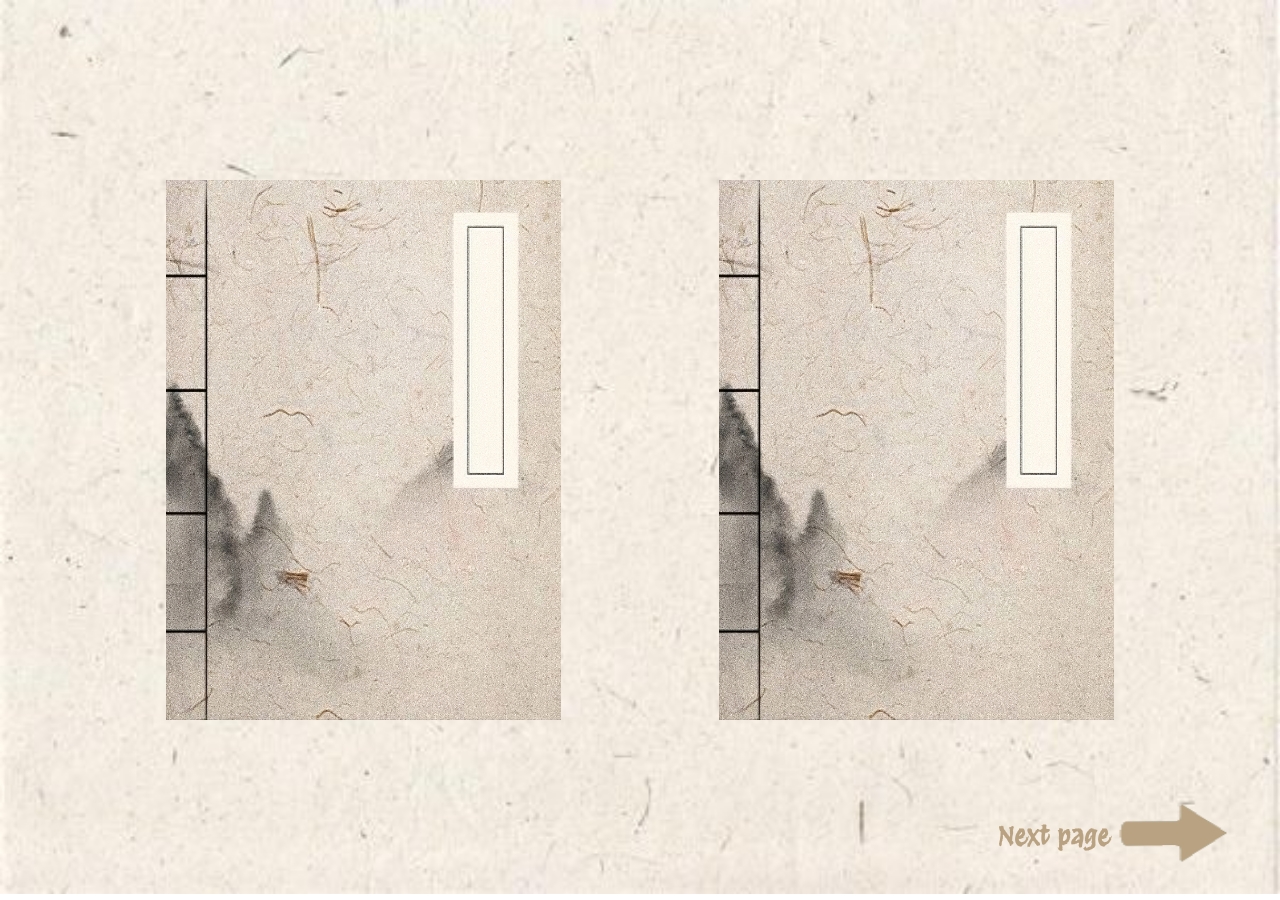
<file: 1 Final/index.html>
<!DOCTYPE html>
<html lang="en">

<head>
  <meta charset="UTF-8">
  <meta name="viewport" content="width=device-width, initial-scale=1.0">
  <title>Document</title>
  <link rel="stylesheet" href="style.css">
</head>

<body>
  <div class="container">
    <div class="book">
      <img class="cover" src="cover.jpg">
      <img class="bottom" src="bottom.jpg">
      <div class="pic">
        <img id="id1" src="1.jpg">
        <div id="text1" class="text">
          <div class="bold">By the River at Dusk</div>
          <div>By: Bai Juyi</div>
          <div>The river is paved with a belt of rosy hue</div>
          <div>that is cast by the sunset glow,</div>
          <div>turning half of the water surface red</div>
          <div>while leaving the other half green and cold.</div>
          <div>On this lovely night of September the third,</div>
          <div>the crescent moon looks like a bow</div>
          <div>and dew-drops glisten like pearls.</div>
        </div>
      </div>
    </div>
    <div class="book">
      <img class="cover" src="cover.jpg">
      <img class="bottom" src="bottom.jpg">
      <div class="pic">
        <img id="id2" src="2.jpg">
        <div id="text2" class="text">
          <div class="bold">Moored on River Qinhuai</div>
          <div>By：Du Mu</div>
          <div>Cold river with sand bars veiled in misty moonlight, </div>
          <div>I moor on River Qinhuai near wineshops at night.</div>
          <div>The songstress knowing not the grief of conquered land, </div>
          <div>Still sings the song composed by a captive king's hand.</div>
        </div>
      </div>
    </div>
  </div>

  <div class="arrow">
    <span>Next page</span>
    <a href="page2.html">
      <img src="arrow_right.png">
    </a>
  </div>

  <script>
    function bindClick(index) {
      document.querySelector('#id' + index).addEventListener('click', e => {
        e.target.style.opacity = 0
        setTimeout(() => {

          const lines = document.querySelectorAll(`#text${index} div`)
          for (let i = 0; i < lines.length; i++) {
            lines[i].style.opacity = 1
            lines[i].style.transitionDelay = i * 1 + 's'
          }
        }, 1000)
      })
    }
    bindClick(1)
    bindClick(2)
  </script>
</body>

</html>
</file>
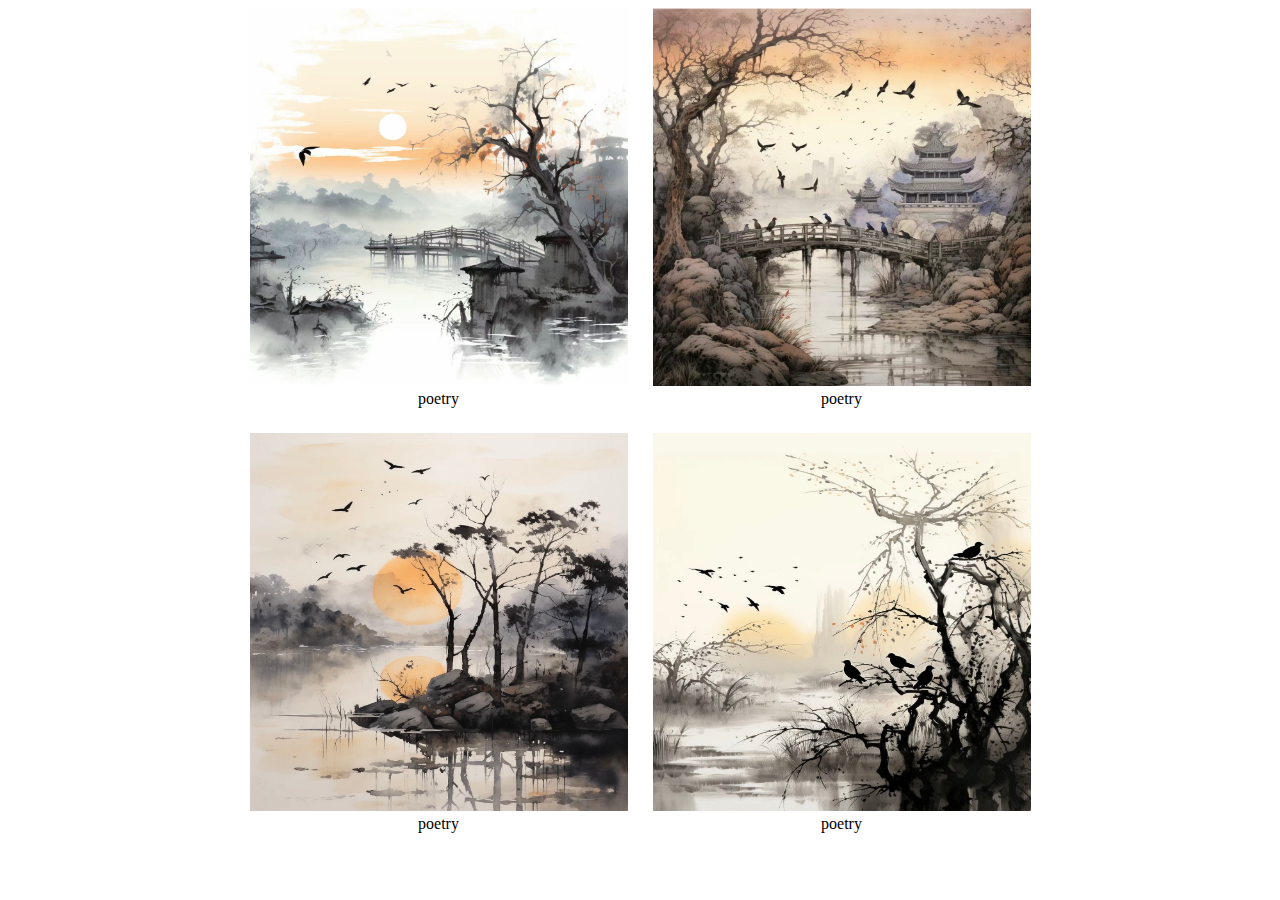
<file: CCLASSIGNMENT 1/index.html>
<!DOCTYPE html>
<html lang="en">

<head>
  <meta charset="UTF-8">
  <meta name="viewport" content="width=device-width, initial-scale=1.0">
  <title>Document</title>
  <style>
    :root {
      --gap-size: 25px;
    }

    .container {
      display: flex;
      flex-direction: column;
      align-items: center;
      gap: var(--gap-size);
    }

    .row {
      display: flex;
      gap: var(--gap-size);
    }

    .row img {
      width: 42vh;
      height: 42vh;
    }

    .title {
      text-align: center;
    }
  </style>
</head>

<body>
  <div class="container">
    <div class="row">
      <div>
        <a href="page1.html"><img src="1.jpg"></a>
        <div class="title">poetry</div>
      </div>
      <div>
        <a href="page2.html"><img src="2.jpg"></a>
        <div class="title">poetry</div>
      </div>
    </div>
    <div class="row">
      <div>
        <a href="page3.html"><img src="3.jpg"></a>
        <div class="title">poetry</div>
      </div>
      <div>
        <a href="page4.html"><img src="4.jpg"></a>
        <div class="title">poetry</div>
      </div>
    </div>
  </div>
</body>

</html>
</file>
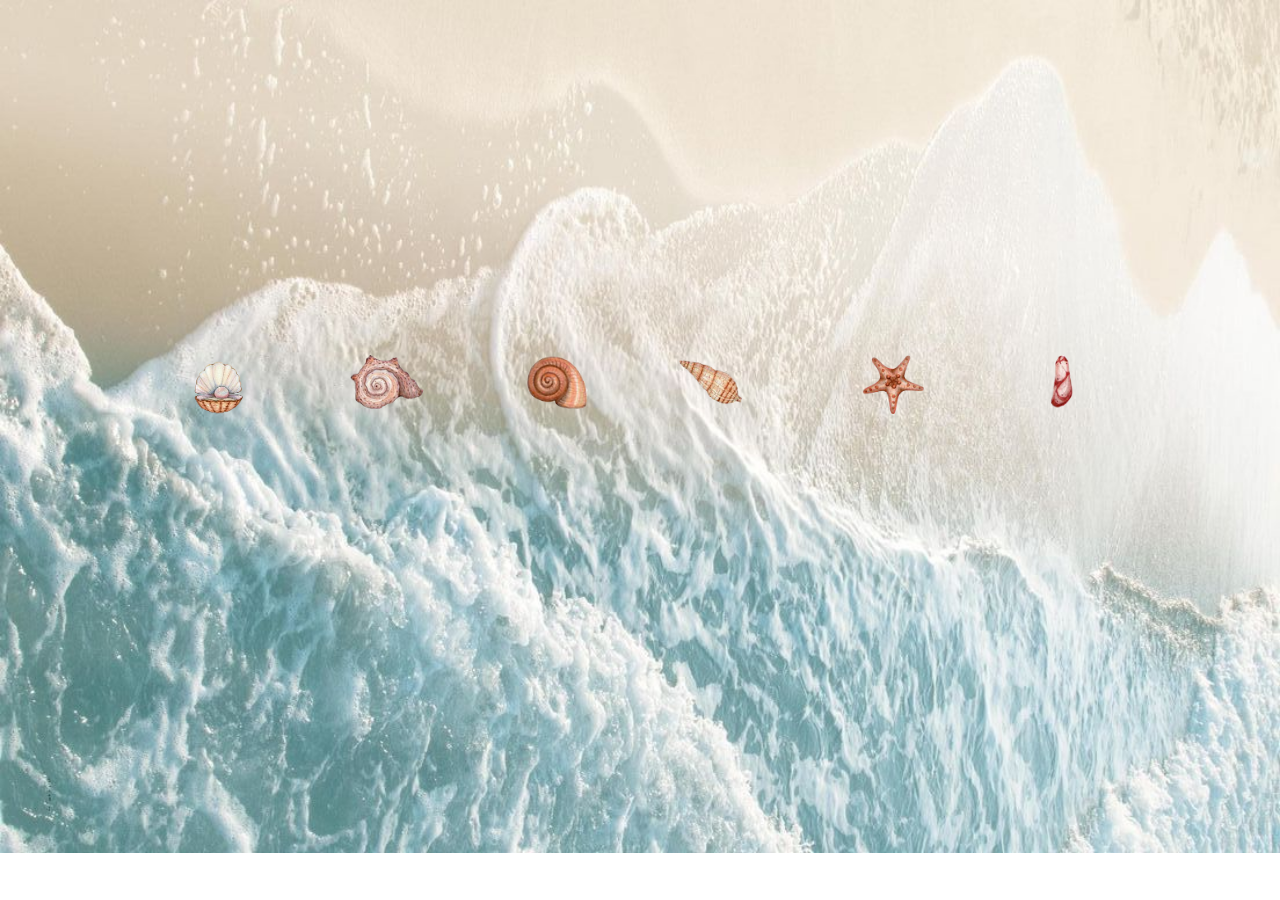
<file: project2/index.html>
<!DOCTYPE html>
<html lang="en">

<head>
    <meta charset="UTF-8">
    <meta name="viewport" content="width=device-width, initial-scale=1.0">
    <style>
        body {
            text-align: center;
            margin-top: 300px;
            background-image: url(images/home-bg.jpg);
            background-repeat: no-repeat;
            background-size: cover;
        }

        img {
            width: 13%;
        }

        img:hover {
            border: solid 3px rgb(188, 174, 147);
            cursor: pointer;
            box-sizing: border-box;
        }
    </style>
</head>

<body>
    <a href="index.html"><img src="images/1.png"></a>
    <a href="fish.html"><img src="images/2.png"></a>
    <a href="book.html"><img src="images/3.png"></a>
    <a href="water.html"><img src="images/4.png"></a>
    <a href="page4.html"><img src="images/5.png"></a>
    <a href="page5.html"><img src="images/6.png"></a>
</body>

</html>
</file>
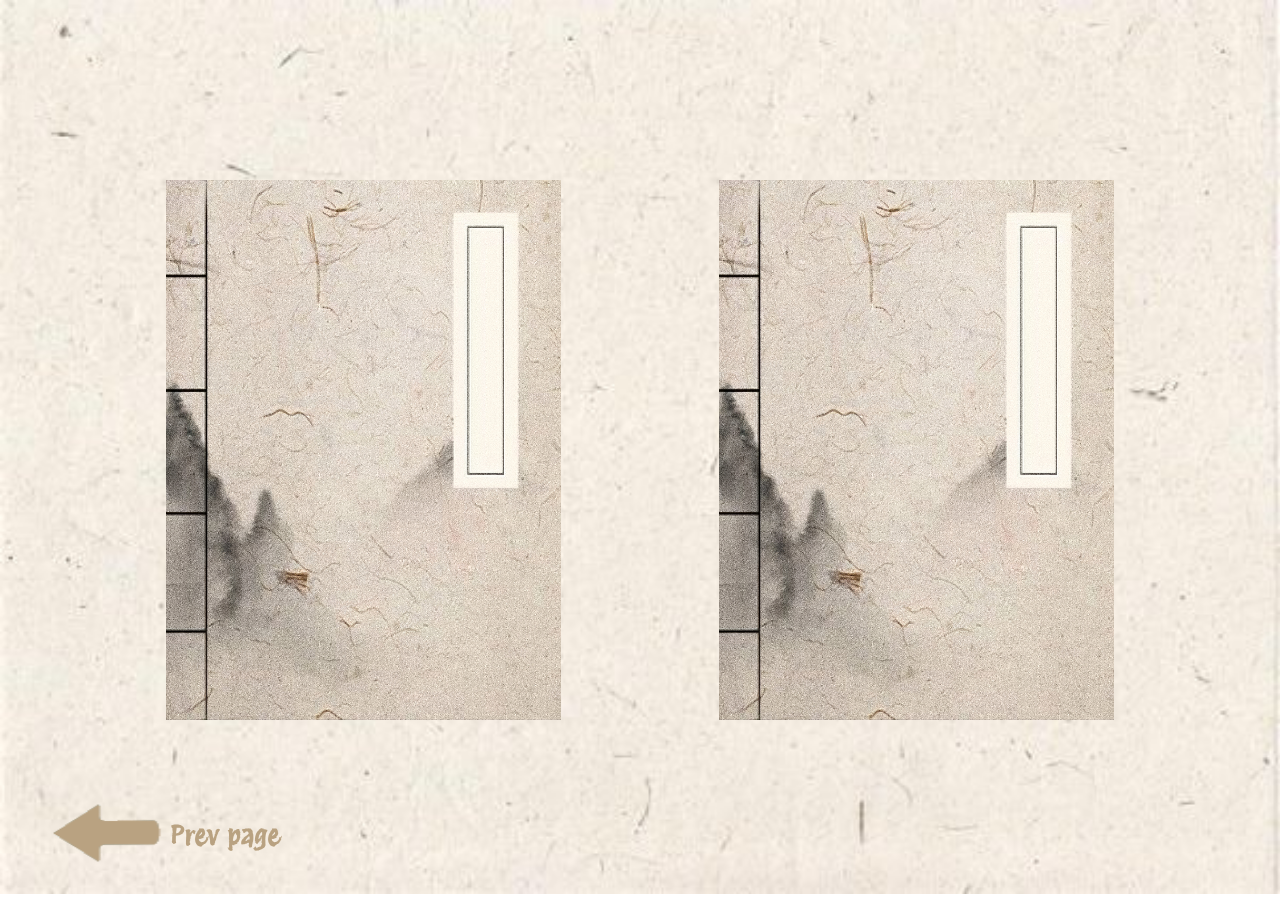
<file: 1 Final/page2.html>
<!DOCTYPE html>
<html lang="en">

<head>
  <meta charset="UTF-8">
  <meta name="viewport" content="width=device-width, initial-scale=1.0">
  <title>Document</title>
  <link rel="stylesheet" href="style.css">
</head>

<body>
  <div class="container">
    <div class="book">
      <img class="cover" src="cover.jpg">
      <img class="bottom" src="bottom.jpg">
      <div class="pic">
        <img id="id1" src="3.jpg">
        <div id="text1" class="text">
          <div class="bold">Bidding Farewell at Yellow Crane Tower to Meng Haoran Heading to Guangling </div>
          <div>By：Li Bai</div>
          <div>Old friend bids farewell to me at Yellow Crane Tower.</div>
          <div>In scenic third month, he heads down to Yangzhou.</div>
          <div>The lone sail vanishes at the end of faraway blue sky.</div>
          <div>Only surging Yangtze merging with horizon is seen.</div>
        </div>
      </div>
    </div>
    <div class="book">
      <img class="cover" src="cover.jpg">
      <img class="bottom" src="bottom.jpg">
      <div class="pic">
        <img id="id2" src="4.jpg">
        <div id="text2" class="text">
          <div class="bold">Autumn Thoughts （to the tune of Tian Jing Sha）</div>
          <div>By Ma Zhiyuan</div>
          <div>Tr. Qin Dachuan</div>
          <div>Withered vines, old trees, crows at dusk;</div>
          <div>A small bridge, flowing water and some huts.</div>
          <div>Across the lean horse on an age-old path</div>
          <div>The chilly west wind blows;</div>
          <div>In the setting sun,</div>
          <div>A heart-broken man a world away from home.</div>
        </div>
      </div>
    </div>
  </div>

  <div class="arrow" style="left: 50px;">
    <a href="index.html">
      <img src="arrow_left.png">
    </a>
    <span>Prev page</span>
  </div>

  <script>
    function bindClick(index) {
      document.querySelector('#id' + index).addEventListener('click', e => {
        e.target.style.opacity = 0
        setTimeout(() => {

          const lines = document.querySelectorAll(`#text${index} div`)
          for (let i = 0; i < lines.length; i++) {
            lines[i].style.opacity = 1
            lines[i].style.transitionDelay = i * 1 + 's'
          }
        }, 1000)
      })
    }
    bindClick(1)
    bindClick(2)
  </script>
</body>

</html>
</file>
<file: 1 Final/style.css>
:root {
    --h: 60vh;
    --w: calc(var(--h) * 0.7324)
}

@font-face {
    font-family: "ProtestRevolution";
    src: url("./ProtestRevolution-Regular.ttf") format("truetype");
}

body {
    background-image: url(bg.jpg);
    background-repeat: no-repeat;
    background-size: cover;
    font-family: 'ProtestRevolution';
}

.container {
    display: flex;
    justify-content: space-evenly;
    margin-top: 20vh;
}

.book {
    perspective: 1000px;
    position: relative;
}

.cover {
    z-index: 100;
    height: var(--h);
    width: var(--w);

    position: absolute;
    transform-origin: left;
    transform-style: preserve-3d;
    transition: all .8s ease;
}

.pic {
    position: absolute;
    width: 100%;
    z-index: 10;

    height: var(--h);
    width: var(--w);

    left: 0;
    top: 0;
    display: flex;
    align-items: center;
    justify-content: center;
}

.pic img {
    width: 75%;
    transition: all 1s ease;
    position: absolute;
    cursor: pointer;
    z-index: 15;
}

.bottom {
    position: relative;
    z-index: 1;
    height: var(--h);
    width: var(--w);
}

.book:hover .cover {
    transform: rotateY(-100deg);
}


.arrow {
    height: 70px;
    position: fixed;
    right: 50px;
    bottom: 30px;

    display: flex;
    align-items: center;

}

.arrow img {
    width: 120px;
    height: 70px;
    cursor: pointer;
}

.arrow span {
    color: rgb(185 162 129);
    font-weight: bold;
    font-size: 26px;
}

.text {
    width: 80%;
    text-align: center;
    line-height: 1.5;
}

.text .bold {
    font-size: 20px;
}

.text div {
    transition: all 0.7s ease-in-out;
    opacity: 0;
}

.bold {
    font-weight: bold;
}
</file>
